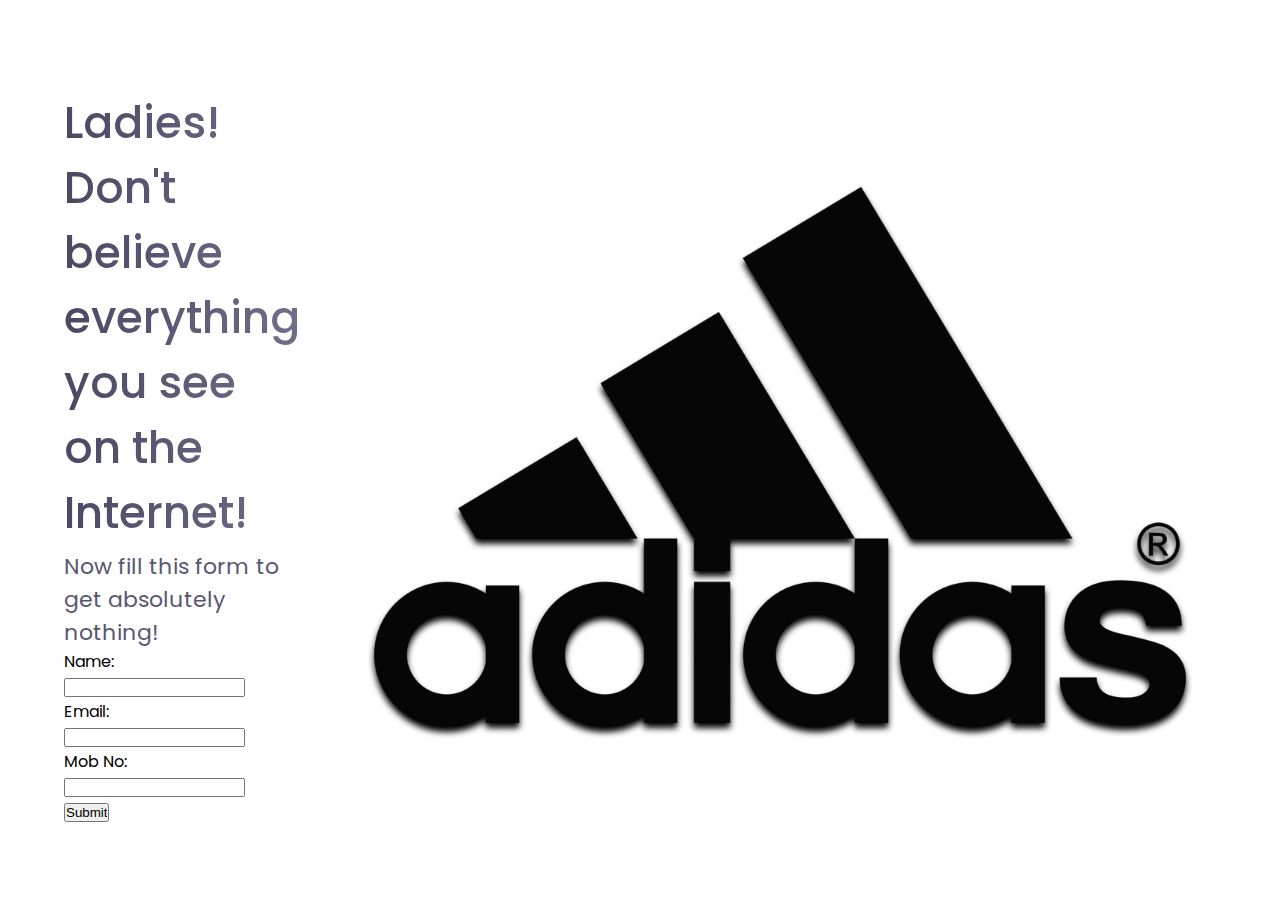
<file: index.html>
<!DOCTYPE html>
<html lang="en">
  <head>
    <meta charset="UTF-8" />
    <meta name="viewport" content="width-device-width, initial-scale=1.0" />
    <title>100% scam site</title>
    <link
      href="https://fonts.googleapis.com/css?family=Poppins:400,500&display=swap"
      rel="stylesheet"
    />
    <link rel="stylesheet" href="style.css" />
  </head>

  <body>
    <header>
      <div class="logo-container">
        <h4 class="logo"></h4>
      </div>
      <nav></nav>
      <div class="cart"></div>
    </header>
    <main>
      <section class="presentation">
        <div class="introduction">
          <div class="intro-text">
            <h1>Ladies! Don't believe everything you see on the Internet!</h1>
            <p>Now fill this form to get absolutely nothing!</p>
            <form action="#">
              <label for="name">Name:</label><br />
              <input type="text" id="fname" name="fname" /><br />
              <label for="email">Email:</label><br />
              <input type="text" id="email" name="email" /><br />
              <label for="number">Mob No:</label><br />
              <input type="text" id="number" name="number" /><br />
              <a href="https://media.tenor.com/images/37d4a3b75a4046a7d15ac04ca35add81/tenor.gif">
              <input type="submit" value="Submit" />
              </a>
            </form>
          </div>
        </div>
        <div class="cover">
          <img src="adidas.png" alt="adidas" />
        </div>
      </section>
    </main>
  </body>
</html>
</file>
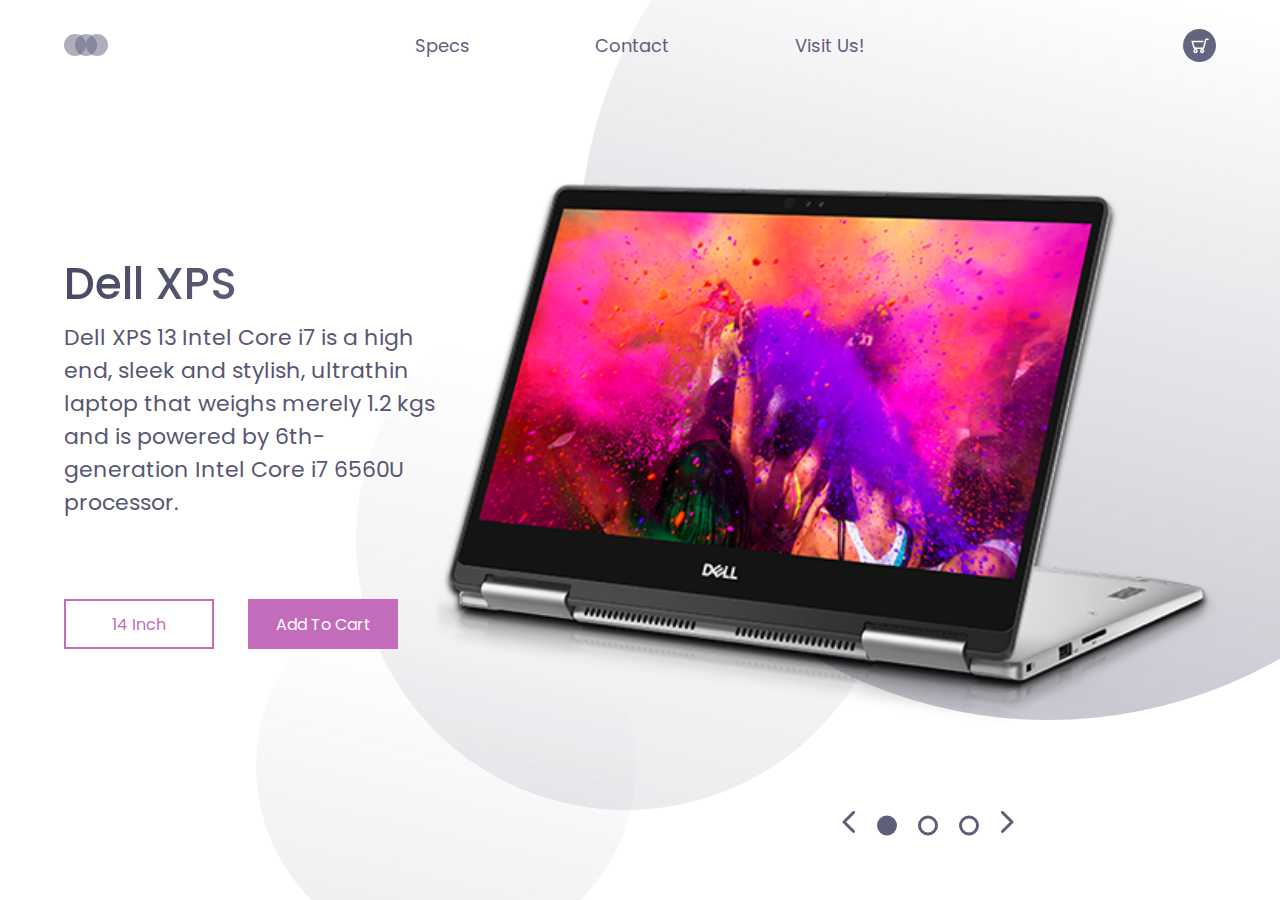
<file: index3.html>
<!DOCTYPE html>
<html lang="en">

<head>
    <meta charset="UTF-8">
    <meta name="viewport" content="width-device-width, initial-scale=1.0" />
    <title>Buy a laptop</title>
    <link href="https://fonts.googleapis.com/css?family=Poppins:400,500&display=swap" rel="stylesheet">
    <link rel="stylesheet" href="style.css" />
</head>

<body>
    <header>
        <div class="logo-container">
            <img src="logo.svg" alt="logo">
            <h4 class="logo"></h4>
        </div>
        <nav>
            <ul class="nav-links">
                <li><a class="nav-link" href="Spec.html">Specs</a></li>
                <li><a class="nav-link" href="Contact.html">Contact</a></li>
                <li><a class="nav-link" href="https://www.facebook.com/">Visit Us!</a></li>
            </ul>
        </nav>
        <div class="cart">
            <img src="cart.svg" alt="cart" />
        </div>
    </header>
    <main>
        <section class="presentation">
            <div class="introduction">
                <div class="intro-text">
                    <h1>Dell XPS</h1>
                    <p>
                        Dell XPS 13 Intel Core i7 is a high end, sleek and stylish, ultrathin laptop that weighs merely 1.2 kgs and is powered by 6th-generation Intel Core i7 6560U processor.
                    </p>
                </div>
                <div class="cta">
                    <button class="cta-select">14 Inch</button>
                    <button class="cta-add">Add To Cart</button>
                </div>
            </div>
            <div class="cover">
                <img src="Dell-Laptop-PNG-Transparent.png" alt="alienware" />
            </div>
        </section>
        <div class="laptop-select">
            <a href="index2.html"><img src="arrow-left.svg" /></a>
            <img src="dot-full.svg" />
            <img src="dot.svg" />
            <img src="dot.svg" />
            <a href="index.html"><img src="arrow-right.svg" /></a>


        </div>

        <img class="big-circle" src="big-eclipse.svg" alt="Big Eclipse" />
        <img class="mid-circle" src="mid-eclipse.svg" alt="Big Eclipse" />
        <img class="small-circle" src="small-eclipse.svg" alt="Big Eclipse" />

    </main>
</body>

</html>
</file>
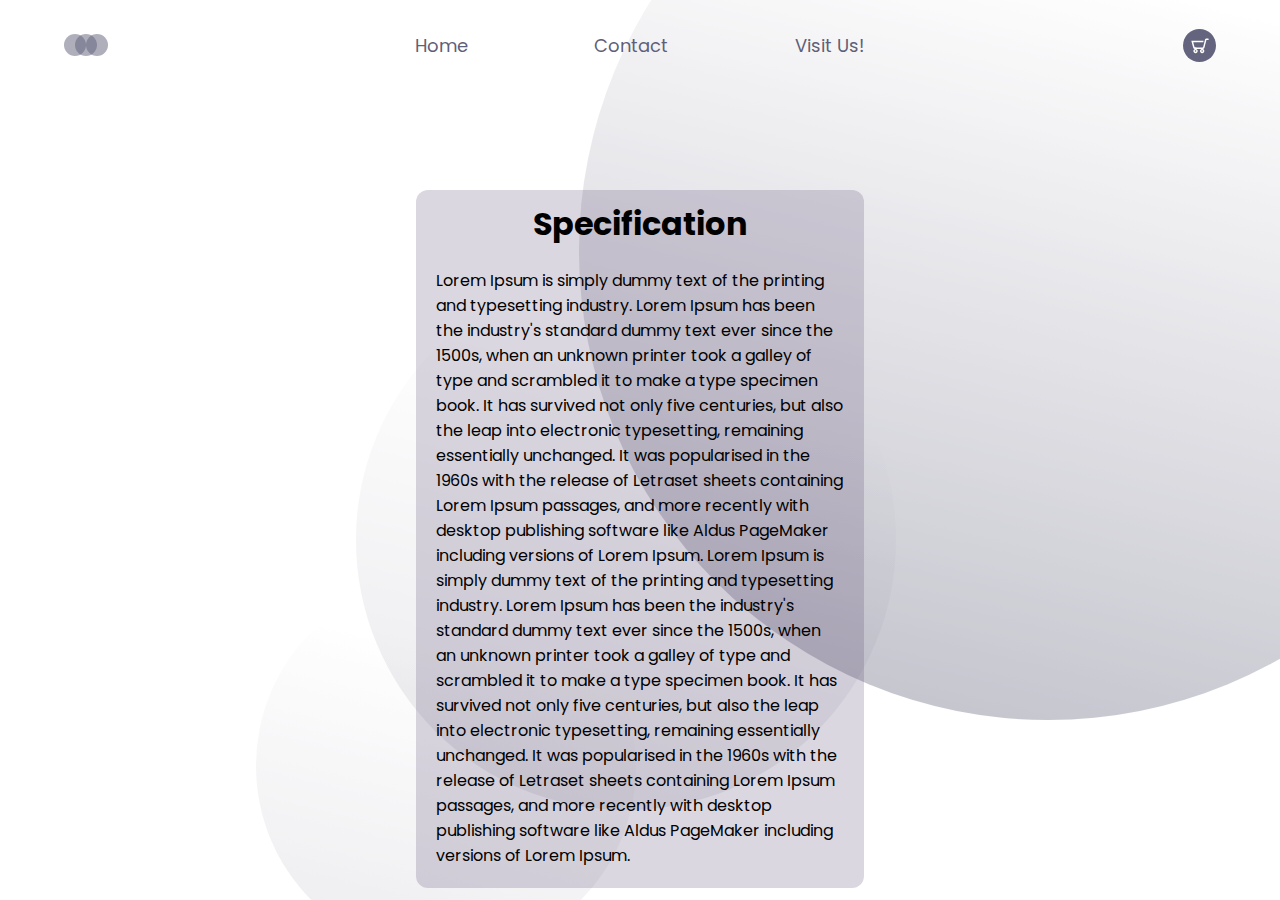
<file: Spec.html>
<!DOCTYPE html>
<html lang="en">

<head>
    <meta charset="UTF-8">
    <meta name="viewport" content="width-device-width, initial-scale=1.0" />
    <title>Buy a laptop</title>
    <link href="https://fonts.googleapis.com/css?family=Poppins:400,500&display=swap" rel="stylesheet">
    <link rel="stylesheet" href="style.css" />
</head>

<body>
    <header>
        <div class="logo-container">
            <img src="logo.svg" alt="logo">
            <h4 class="logo"></h4>
        </div>
        <nav>
            <ul class="nav-links">
                <li><a class="nav-link" href="index.html">Home</a></li>
                <li><a class="nav-link" href="Contact.html">Contact</a></li>
                <li><a class="nav-link" href="https://www.facebook.com/">Visit Us!</a></li>
            </ul>
        </nav>
        <div class="cart">
            <img src="cart.svg" alt="cart" />
        </div>
    </header>

    <main>
        <img class="big-circle" src="big-eclipse.svg" alt="Big Eclipse" />
        <img class="mid-circle" src="mid-eclipse.svg" alt="Big Eclipse" />
        <img class="small-circle" src="small-eclipse.svg" alt="Big Eclipse" />
        <section class="spec-section">
            <div class="spec-main">
                <h1>Specification</h1>
                <p>Lorem Ipsum is simply dummy text of the printing and typesetting industry. Lorem Ipsum has been the
                    industry's standard dummy text ever since the 1500s, when an unknown printer took a galley of type
                    and scrambled it to make a type specimen book. It has survived not only five centuries, but also the
                    leap into electronic typesetting, remaining essentially unchanged. It was popularised in the 1960s
                    with the release of Letraset sheets containing Lorem Ipsum passages, and more recently with desktop
                    publishing software like Aldus PageMaker including versions of Lorem Ipsum.

                    Lorem Ipsum is simply dummy text of the printing and typesetting industry. Lorem Ipsum has been the
                    industry's standard dummy text ever since the 1500s, when an unknown printer took a galley of type
                    and scrambled it to make a type specimen book. It has survived not only five centuries, but also the
                    leap into electronic typesetting, remaining essentially unchanged. It was popularised in the 1960s
                    with the release of Letraset sheets containing Lorem Ipsum passages, and more recently with desktop
                    publishing software like Aldus PageMaker including versions of Lorem Ipsum.
                </p>

            </div>
        </section>


    </main>



</body>

</html>
</file>
<file: style.css>
*{
    margin: 0px;
    padding: 0px;
    box-sizing: border-box;
}

body{
    font-family: 'Poppins', sans-serif;
}

header{
    display: flex;
    width: 90%;
    height: 10vh;
    align-items: center;
    margin: auto;
}

button{
    font-family: 'Poppins', sans-serif;
}

.logo-container, .cart, .nav-links{
    display: flex;
}

.logo-container{
    flex: 1;
}

.logo{
    font-weight: 400;
    margin: 5px;
}

nav{
    flex: 2;
}

.nav-links{
    justify-content: space-around;
    list-style: none;
}

.nav-link{
    color: #5f5f79;
    font-size: 18px;
    text-decoration: none;
}

.cart{
    flex: 1;
    justify-content: flex-end;
}

.presentation{
    display: flex;
    width: 90%;
    margin: auto;
    min-height: 80vh;
    align-items: center;
}

.introduction{
    flex: 1;
}

.intro-text h1{
    font-size: 44px;
    font-weight: 500;
    background: linear-gradient(to right, #494964, #6f6f89);
    -webkit-background-clip: text;
    -webkit-text-fill-color: transparent;
}

.intro-text p{
    margin-top: 5px;
    font-size: 22px;
    color: #585772;
}

.cta{
    padding: 50px 0px 0px 0px;
}

.cta-select{
    border: 2px solid #c36cbb;
    background: transparent;
    color: #c36cbb;
    width: 150px;
    height: 50px;
    cursor: pointer;
    font-size: 16px; 
}

.cta-add{
    background: #c36cbb ;
    color: white;
    width: 150px;
    height: 50px;
    cursor: pointer;
    font-size: 16px; 
    border: none;
    margin: 30px 0px 0px 30px;
}

.cover{
    flex: 1;
    height: 60vh;
    display: flex;
    justify-content: center;
}
.cover img{
    height: 100%;
    filter: drop-shadow(0px 5px 3px black);
    animation: drop 1.5s ease;
}

.big-circle{
    position: absolute;
    top: 0px;
    right: 0px;
    z-index: -1;
    opacity: 0.7;
    height: 80%;
}

.mid-circle{
    position: absolute;
    top: 30%;
    right: 30%;
    z-index: -1;
    opacity: 0.4;
    height: 60%;
}

.small-circle{
    position: absolute;
    bottom: 0%;
    left: 20%;
    z-index: -1;
    opacity: 0.7;
}

.laptop-select{
    width: 15%;
    display: flex;
    justify-content: space-around;
    position: absolute;
    right: 20%;
}

@keyframes drop{
    0%{
        opacity: 0;
        transform: translateY(-80px);
    }
    100%{
        opacity: 1;
        transform: translateY(0px);
    }
}

.spec-main{
    background: rgba(74, 53, 102, 0.2);
    width: 35%;
    align-items: center;
    margin: auto;
    font-family: 'Poppins', sans-serif;
    border-radius: 12px;
    padding: 5px;
    margin-top: 100px;
}

.spec-main h1{
    text-align: center;
    margin: 5px 0px 5px 0px;
}

.spec-main p{
    padding: 15px 15px 15px 15px;
}

.contact-main{
    background: rgba(74, 53, 102, 0.2);
    width: 35%;
    align-items: center;
    margin: auto;
    font-family: 'Poppins', sans-serif;
    border-radius: 12px;
    padding: 5px;
    margin-top: 100px;
}

.contact-main h1{
    text-align: center;
    margin: 5px 0px 5px 0px;
}

.contact-main table{
    text-align: center;
    margin: auto;
}

.contact-main th{
    text-align: center;
    margin: 5px 0px 5px 0px;
    padding: 10px;
}

.contact-main td{
    text-align: center;
    margin: 5px 0px 5px 0px;
    padding: 10px;
}

.contact-main input{
    background: transparent;
    border: none;
    border-bottom: solid 2px;
    width: 16rem;
    font-family: 'Poppins', sans-serif;
}

.contact-main input[type="button"]{
    background: #c36cbb ;
    color: white;
    width: 150px;
    height: 50px;
    cursor: pointer;
    font-size: 16px; 
    border: none;
    font-family: 'Poppins', sans-serif;
    margin: 20px 0px 0px 30px;
}

@media screen and (max-width: 1024px){
    .presentation{
        flex-direction: column-reverse;
    }
    .introduction{
        margin-top: 5vh;
        text-align: center;
    }
    .intro-text h1{
        font-size: 30px;
    }
    .intro-text p{
        font-size: 18px;
    }
    .cta{
        padding: 10px 0px 0px 0px;
    }
    .laptop-select{
        bottom: 5%;
        right: 50%;
        width: 50%;
        transform: translate(50%, 5%);
    }
    .cover img{
        height: 80%;
    }
    .small-circle, .mid-circle, .big-circle{
        opacity: 0.2;
    }

    .contact-main{
        width: 65%;    
    }

    .contact-main input{
        width: 50vw
    }

    .spec-main{
        width: 70%;
    }
}

@media (max-width: 800px){
    .contact-main input{
        width: 40vw
    }
}
</file>
